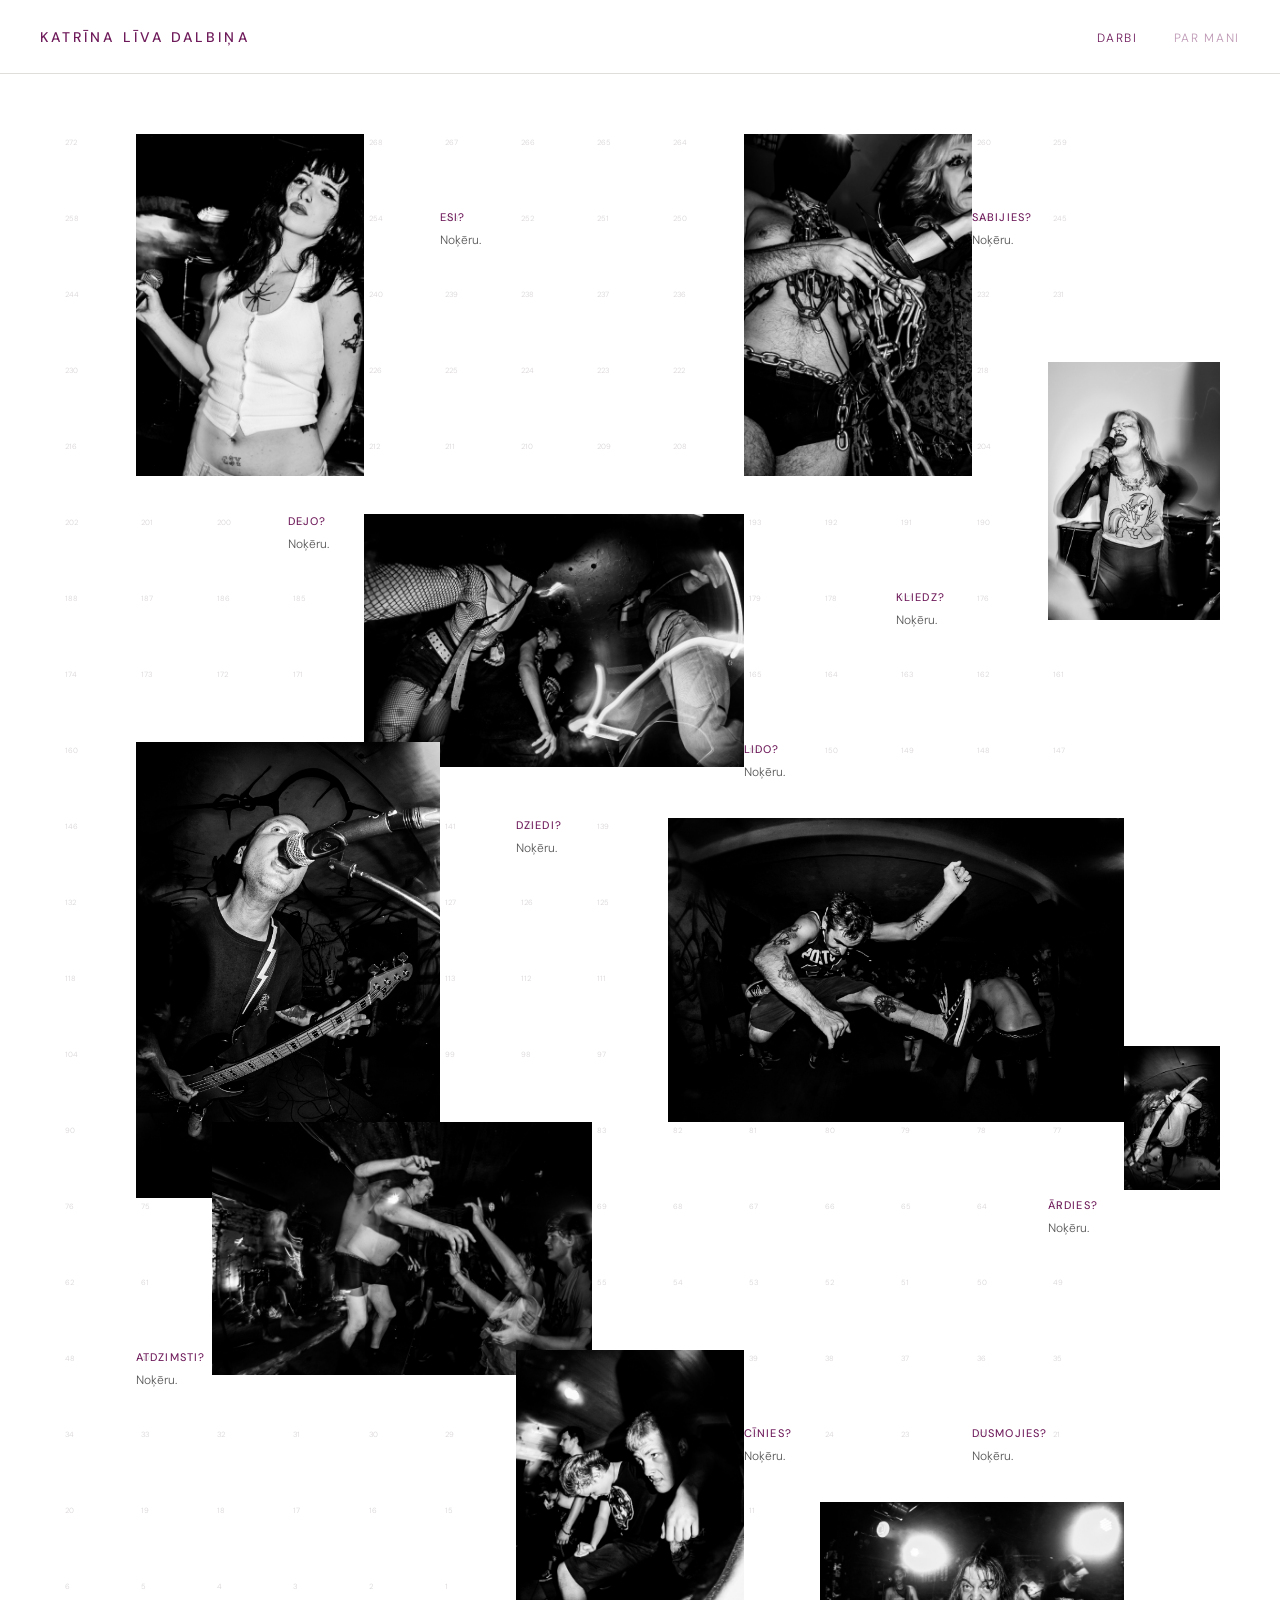
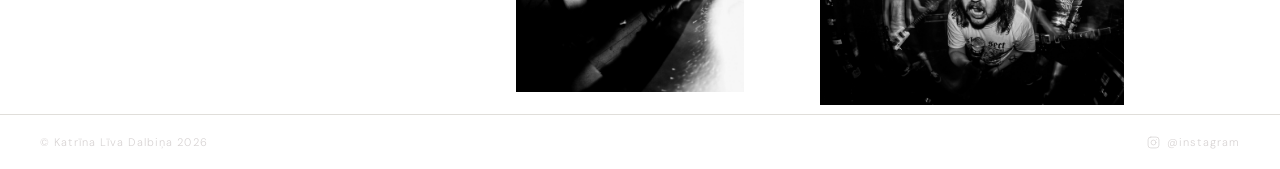
<file: index.html>
<!DOCTYPE html>
<html lang="en">
<head>
  <meta charset="UTF-8" />
  <meta name="viewport" content="width=device-width, initial-scale=1.0"/>

  <!--
  ================================================================
  PAGE TITLE
  ================================================================
  This shows in the browser tab.
  PERSONALISE: replace "Sunny Katrina" with your name.
  ================================================================
  -->
  <title>Katrīna Līva Dalbiņa</title>

  <!--
  ================================================================
  FONT IMPORT
  ================================================================
  Loads DM Sans from Google Fonts.
  To change the font:
    1. Go to https://fonts.google.com, pick a new font
    2. Copy its <link> embed code
    3. Replace these two lines with the new code
    4. Then update font-family in style.css too
  ================================================================
  -->
  <link rel="preconnect" href="https://fonts.googleapis.com">
  <link rel="preconnect" href="https://fonts.gstatic.com" crossorigin>
  <link href="https://fonts.googleapis.com/css2?family=DM+Sans:ital,opsz,wght@0,9..40,300;0,9..40,400&display=swap" rel="stylesheet">

  <!--
  ================================================================
  STYLESHEET
  ================================================================
  Links to the shared style.css file.
  Keep this file in the same folder as index.html and about.html.
  ================================================================
  -->
  <link rel="stylesheet" href="style.css" />
</head>
<body>


  <!--
  ================================================================
  HEADER
  ================================================================
  PERSONALISE:
    · Replace "Sunny Katrina" (the site name) with your name
    · The "Work" link points to the top of this page (#grid)
    · The "About" link goes to about.html
  ================================================================
  -->
  <header>
    <span class="site-name">Katrīna Līva Dalbiņa</span>
    <nav>
      <a href="#grid" class="active">Darbi</a>
      <a href="about.html">Par mani</a>
    </nav>
  </header>


  <!--
  ================================================================
  MAIN GRID
  ================================================================
  The contact-sheet style layout with 10 photos and their labels.

  HOW THE GRID WORKS:
    · The numbered cells are created automatically by JavaScript
      at the bottom of this file — you don't write them by hand.
    · Photos and labels are placed ON TOP of those cells using
      CSS grid positions (grid-column and grid-row).

  HOW TO MOVE A PHOTO OR LABEL:
    · grid-column: 4 / 8  → starts at column 4, ends at column 8
    · grid-row:    2 / 6  → starts at row 2, ends at row 6
    · A larger span (e.g. 4/10) = wider/taller on the page.

  HOW TO REPLACE PLACEHOLDER IMAGES:
    · Find src="https://placehold.co/..."
    · Replace with your file: src="images/yourphoto.jpg"
    · Make sure your image file is in the same folder,
      or in a subfolder like images/

  HOW TO EDIT PHOTO NAMES AND DESCRIPTIONS:
    · Find the .grid-label div near each photo
    · Edit the text inside .label-title (photo name)
    · Edit the text inside .label-body (description)
  ================================================================
  -->
  <section class="grid-section" id="grid">
    <div class="grid" id="main-grid">


      <!-- =====================================================
      WORK 01
      ===================================================== -->

      <!--
      PHOTO 01 — tall portrait format
      grid-column 2/5 = 3 columns wide, grid-row 1/6 = 5 rows tall
      PERSONALISE: change src to your image file
      -->
      <div class="grid-photo" style="grid-column: 2 / 5; grid-row: 1 / 6;">
        <img
          src="bildes/IMG_6506.jpeg.jpg"
          alt="Work 01 — replace this description for accessibility"
        />
      </div>

      <!--
      LABEL 01 — floats a few cells away from photo 01
      PERSONALISE: change title and body text
      -->
      <div class="grid-label" style="grid-column: 6 / 9; grid-row: 2 / 5;">
        <p class="label-title">Esi?</p>
        <p class="label-body">Noķēru.</p>
      </div>


      <!-- =====================================================
      WORK 02
      ===================================================== -->

      <!--
      PHOTO 02 — small square
      PERSONALISE: change src to your image file
      -->
      <div class="grid-photo" style="grid-column: 10 / 13; grid-row: 1 / 4;">
        <img
          src="bildes/IMG_8677.jpeg.jpg"
          alt="Work 02 — replace this description"
        />
      </div>

      <!--
      LABEL 02 — floats below and right of photo 02
      PERSONALISE: change title and body text
      -->
      <div class="grid-label" style="grid-column: 13 / 17; grid-row: 2 / 5;">
        <p class="label-title">Sabijies?</p>
        <p class="label-body">Noķēru.</p>
      </div>


      <!-- =====================================================
      WORK 03
      ===================================================== -->

      <!--
      PHOTO 03 — wide landscape
      PERSONALISE: change src to your image file
      -->
      <div class="grid-photo" style="grid-column: 5 / 10; grid-row: 6 / 9;">
        <img
          src="bildes/6EABA302-B973-4CF5-912A-E51132A4B835.jpeg"
          alt="Work 03 — replace this description"
        />
      </div>

      <!--
      LABEL 03 — floats above photo 03
      PERSONALISE: change title and body text
      -->
      <div class="grid-label" style="grid-column: 4 / 7; grid-row: 6 / 8;">
        <p class="label-title">Dejo?</p>
        <p class="label-body">Noķēru.</p>
      </div>


      <!-- =====================================================
      WORK 04
      ===================================================== -->

      <!--
      PHOTO 04 — tall portrait, right side
      PERSONALISE: change src to your image file
      -->
      <div class="grid-photo" style="grid-column: 14 / 17; grid-row: 4 / 10;">
        <img
          src="bildes/IMG_8484.jpeg.jpg"
          alt="Work 04 — replace this description"
        />
      </div>

      <!--
      LABEL 04 — floats left of photo 04
      PERSONALISE: change title and body text
      -->
      <div class="grid-label" style="grid-column: 12 / 15; grid-row: 7 / 9;">
        <p class="label-title">Kliedz?</p>
        <p class="label-body">Noķēru.</p>
      </div>


      <!-- =====================================================
      WORK 05
      ===================================================== -->

      <!--
      PHOTO 05 — medium square, lower left
      PERSONALISE: change src to your image file
      -->
      <div class="grid-photo" style="grid-column: 2 / 6; grid-row: 9 / 13;">
        <img
          src="bildes/IMG_3044.jpeg"
          alt="Work 05 — replace this description"
        />
      </div>

      <!--
      LABEL 05 — floats to the right of photo 05
      PERSONALISE: change title and body text
      -->
      <div class="grid-label" style="grid-column: 7 / 10; grid-row: 10 / 12;">
        <p class="label-title">Dziedi?</p>
        <p class="label-body"> Noķēru.</p>
      </div>


      <!-- =====================================================
      WORK 06
      ===================================================== -->

      <!--
      PHOTO 06 — wide landscape, centre
      PERSONALISE: change src to your image file
      -->
      <div class="grid-photo" style="grid-column: 9 / 15; grid-row: 10 / 13;">
        <img
          src="bildes/IMG_3095.jpeg.jpg"
          alt="Work 06 — replace this description"
        />
      </div>

      <!--
      LABEL 06 — floats above photo 06
      PERSONALISE: change title and body text
      -->
      <div class="grid-label" style="grid-column: 10 / 13; grid-row: 9 /11;">
        <p class="label-title">Lido?</p>
        <p class="label-body">Noķēru.</p>
      </div>


      <!-- =====================================================
      WORK 07
      ===================================================== -->

      <!--
      PHOTO 07 — small portrait, far right
      PERSONALISE: change src to your image file
      -->
      <div class="grid-photo" style="grid-column: 15 / 17; grid-row: 13 / 17;">
        <img
          src="bildes/IMG_7809.jpeg.jpg"
          alt="Work 07 — replace this description"
        />
      </div>

      <!--
      LABEL 07 — floats left of photo 07
      PERSONALISE: change title and body text
      -->
      <div class="grid-label" style="grid-column: 14 / 16; grid-row: 15 / 17;">
        <p class="label-title">Ārdies?</p>
        <p class="label-body">Noķēru.</p>
      </div>


      <!-- =====================================================
      WORK 08
      ===================================================== -->

      <!--
      PHOTO 08 — wide, lower centre
      PERSONALISE: change src to your image file
      -->
      <div class="grid-photo" style="grid-column: 3 / 8; grid-row: 14 / 17;">
        <img
          src="bildes/8744CAF7-649C-4125-BB44-2E782B5354F6.jpeg"
          alt="Work 08 — replace this description"
        />
      </div>

      <!--
      LABEL 08 — floats below photo 08
      PERSONALISE: change title and body text
      -->
      <div class="grid-label" style="grid-column: 2 / 5; grid-row: 17 / 19;">
        <p class="label-title">Atdzimsti?</p>
        <p class="label-body">Noķēru.</p>
      </div>


      <!-- =====================================================
      WORK 09
      ===================================================== -->

      <!--
      PHOTO 09 — tall portrait, left side lower
      PERSONALISE: change src to your image file
      -->
      <div class="grid-photo" style="grid-column: 7 / 10; grid-row: 17 / 22;">
        <img
          src="bildes/IMG_2946.jpeg.jpg"
          alt="Work 09 — replace this description"
        />
      </div>

      <!--
      LABEL 09 — floats right of photo 09
      PERSONALISE: change title and body text
      -->
      <div class="grid-label" style="grid-column: 10 / 13; grid-row: 18 / 20;">
        <p class="label-title">Cīnies?</p>
        <p class="label-body">Noķēru.</p>
      </div>


      <!-- =====================================================
      WORK 10
      ===================================================== -->

      <!--
      PHOTO 10 — medium square, bottom right
      PERSONALISE: change src to your image file
      -->
      <div class="grid-photo" style="grid-column: 11 / 15; grid-row: 19 / 23;">
        <img
          src="bildes/IMG_3819.jpeg.jpg"
          alt="Work 10 — replace this description"
        />
      </div>

      <!--
      LABEL 10 — floats above photo 10
      PERSONALISE: change title and body text
      -->
      <div class="grid-label" style="grid-column: 13 / 16; grid-row: 18 / 20;">
        <p class="label-title">Dusmojies?</p>
        <p class="label-body">Noķēru.</p>
      </div>


    </div><!-- end .grid -->
  </section>


  <!--
  ================================================================
  FOOTER
  ================================================================
  PERSONALISE:
    · Replace "Sunny Katrina" with your name if needed
    · Replace "@instagram" with your real Instagram handle
      both in href="https://instagram.com/instagram"
      and in the visible text @instagram
  ================================================================
  -->
  <footer>
    <span>© Katrīna Līva Dalbiņa 2026</span>
    <a href="https://www.instagram.com/k.lllv?igsh=M3RlMnd3MHd1a29w&utm_source=qr" target="_blank" rel="noopener" aria-label="Instagram">
      <svg class="ig-icon" viewBox="0 0 24 24" aria-hidden="true">
        <rect x="2" y="2" width="20" height="20" rx="5" ry="5"/>
        <circle cx="12" cy="12" r="4.5"/>
        <circle cx="17.5" cy="6.5" r="0.8" fill="currentColor" stroke="none"/>
      </svg>
      @instagram
    </a>
  </footer>


  <!--
  ================================================================
  JAVASCRIPT — numbered cells
  ================================================================
  This automatically fills the grid with numbered cells.
  You do NOT need to write them by hand.

  PERSONALISE:
    · totalCells — how many numbered squares fill the grid.
      More cells = grid extends further down the page.
      Try values between 200 and 350.
    · totalCols  — must match the number in style.css
      (where it says repeat(17, var(--cell)))
      Change both together if you want more/fewer columns.
  ================================================================
  -->
  <script>
    const grid      = document.getElementById('main-grid');
    const totalCells = 272; /* PERSONALISE: total numbered squares */
    const totalCols  = 17;  /* PERSONALISE: must match CSS columns  */

    for (let i = 1; i <= totalCells; i++) {
      const cell = document.createElement('div');
      cell.className = 'cell';
      cell.textContent = i;
      grid.insertBefore(cell, grid.firstChild);
    }
  </script>


</body>
</html>
</file>
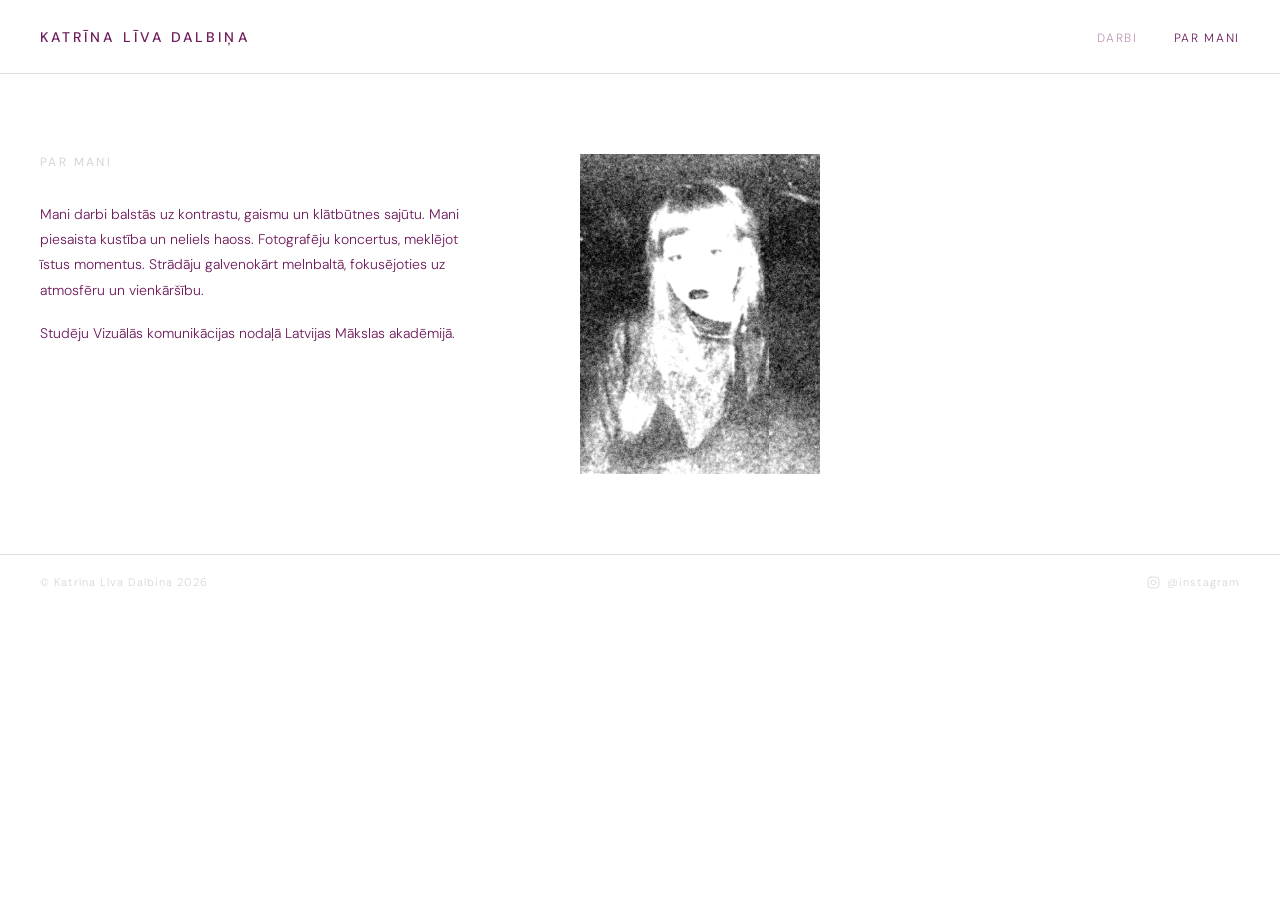
<file: about.html>
<!DOCTYPE html>
<html lang="en">
<head>
  <meta charset="UTF-8" />
  <meta name="viewport" content="width=device-width, initial-scale=1.0"/>

  <!--
  ================================================================
  PAGE TITLE
  ================================================================
  Shows in the browser tab.
  PERSONALISE: replace "Sunny Katrina" with your name.
  ================================================================
  -->
  <title>Par mani — Katrīna Līva Dalbiņa</title>

  <!--
  ================================================================
  FONT IMPORT
  ================================================================
  Same font as index.html. If you change the font on one page,
  change it here too so both pages match.
  ================================================================
  -->
  <link rel="preconnect" href="https://fonts.googleapis.com">
  <link rel="preconnect" href="https://fonts.gstatic.com" crossorigin>
  <link href="https://fonts.googleapis.com/css2?family=DM+Sans:ital,opsz,wght@0,9..40,300;0,9..40,400&display=swap" rel="stylesheet">

  <!--
  ================================================================
  STYLESHEET
  ================================================================
  Same shared style.css as index.html.
  Keep all three files in the same folder.
  ================================================================
  -->
  <link rel="stylesheet" href="style.css" />
</head>
<body>


  <!--
  ================================================================
  HEADER
  ================================================================
  Identical structure to index.html header.
  "About" link has class="active" here so it appears full opacity.
  PERSONALISE: replace "Sunny Katrina" with your name.
  ================================================================
  -->
  <header>
    <a href="index.html" class="site-name" style="text-decoration:none; color:inherit;">Katrīna Līva Dalbiņa</a>
    <nav>
      <a href="index.html">Darbi</a>
      <a href="about.html" class="active">Par mani</a>
    </nav>
  </header>


  <!--
  ================================================================
  ABOUT SECTION
  ================================================================
  Two columns: your bio text on the left, portrait on the right.

  TO WRITE YOUR BIO:
    Edit the <p> paragraphs inside <div class="about-text">.
    Add or remove <p> tags for more or fewer paragraphs.

  TO ADD YOUR PORTRAIT:
    Find <img class="about-photo" src="...">
    Replace src="https://placehold.co/..." with your photo.
    e.g. src="images/portrait.jpg"
    Make sure the image file is in the same folder or in images/

  TO RESIZE THE PORTRAIT COLUMN:
    Open style.css and find .about-section
    Change "240px" in grid-template-columns to a bigger or smaller number.
  ================================================================
  -->
  <section class="about-section">

    <div class="about-text">
      <h2>Par mani</h2>

      <!--
      PERSONALISE: Replace all paragraphs below with your real bio.
      Each <p>...</p> is one paragraph. Add more if you need them.
      -->
      <p>Mani darbi balstās uz kontrastu, gaismu un klātbūtnes sajūtu.
         Mani piesaista kustība un neliels haoss.
Fotografēju koncertus, meklējot īstus momentus. Strādāju galvenokārt melnbaltā, fokusējoties uz atmosfēru un vienkāršību.</p>

      <p>Studēju Vizuālās komunikācijas nodaļā Latvijas Mākslas akadēmijā.</p>

      <p></p>

      <!--
      PERSONALISE: You can add a line with your city, year active,
      or any short details. Example:
      <p style="margin-top: 40px; font-size: 11px; letter-spacing: 0.1em; opacity: 0.5;">
        Based in Riga — available for commissions
      </p>
      -->
    </div>

    <div>
      <!--
      PERSONALISE: Replace src with your portrait photo path.
      e.g. src="images/portrait.jpg"
      Change alt text to describe the photo (for accessibility).
      -->
      <img
        class="about-photo"
        src="bildes/dubulta-2.png"
        alt="Portrait of Katrīna Līva Dalbiņa"
      />
    </div>

  </section>


  <!--
  ================================================================
  FOOTER
  ================================================================
  Same footer as index.html.
  PERSONALISE:
    · Replace "Sunny Katrina" with your name if needed
    · Replace "@instagram" with your real Instagram handle
      in both the href and the visible @instagram text
  ================================================================
  -->
  <footer>
    <span>© Katrīna Līva Dalbiņa 2026</span>
    <a href="https://www.instagram.com/k.lllv?igsh=M3RlMnd3MHd1a29w&utm_source=qr" target="_blank" rel="noopener" aria-label="Instagram">
      <svg class="ig-icon" viewBox="0 0 24 24" aria-hidden="true">
        <rect x="2" y="2" width="20" height="20" rx="5" ry="5"/>
        <circle cx="12" cy="12" r="4.5"/>
        <circle cx="17.5" cy="6.5" r="0.8" fill="currentColor" stroke="none"/>
      </svg>
      @instagram
    </a>
  </footer>


</body>
</html>
</file>
<file: style.css>
/*
================================================================
STYLE.CSS — Sunny Katrina Portfolio
================================================================
This file controls ALL visual styling for both pages.
index.html and about.html both link to this one file,
so a change here affects everything everywhere.
================================================================
*/


/*
================================================================
FONTS
================================================================
Currently using "DM Sans" — clean, modern, thin.
To change the font:
  1. Go to https://fonts.google.com
  2. Pick a font, click "Get font" → "Get embed code"
  3. Paste the new <link> tag into the <head> of BOTH
     index.html and about.html
  4. Then change 'DM Sans' below to your new font name
================================================================
*/
@import url('https://fonts.googleapis.com/css2?family=DM+Sans:ital,opsz,wght@0,9..40,300;0,9..40,400;1,9..40,300&display=swap');


/*
================================================================
GLOBAL VARIABLES — change these to restyle the whole site
================================================================
--bg          : page background colour
--ink         : main text colour
--muted       : colour for cell numbers and secondary text
--font        : font family used everywhere
--cell        : size of each grid square in pixels
================================================================
*/
:root {
  --bg:    #ffffff;
  --ink:   #6e1a5a;
  --muted: #d8d4d4;
  --font:  'DM Sans', sans-serif;
  --cell:  76px;
}


/* ── Reset ─────────────────────────────────────────────────── */
*, *::before, *::after {
  box-sizing: border-box;
  margin: 0;
  padding: 0;
}

body {
  background: var(--bg);
  color: var(--ink);
  font-family: var(--font);
  font-weight: 300;
}


/*
================================================================
HEADER
================================================================
The top bar — contains your name and navigation.
padding: space inside the header (top/bottom left/right)
border-bottom: the thin line under the header
  set to "none" to remove it
================================================================
*/
header {
  display: flex;
  align-items: center;
  justify-content: space-between;
  padding: 26px 40px;
  border-bottom: 1px solid #e0deda;
  position: sticky;
  top: 0;
  background: var(--bg);
  z-index: 200;
}

/*
================================================================
SITE NAME (in header)
================================================================
font-size     : size of your name
letter-spacing: space between letters (em = relative units)
text-transform: "uppercase" = all caps, "none" = normal
================================================================
*/
.site-name {
  font-size: 14px;
  font-weight: 500;
  letter-spacing: 0.22em;
  text-transform: uppercase;
}

/*
================================================================
HEADER NAVIGATION LINKS
================================================================
These are the links like "Work" and "About" in the header.
margin-left: gap between each nav link
opacity    : how faded the links look normally (0=invisible, 1=full)
================================================================
*/
nav a {
  font-size: 12px;
  letter-spacing: 0.14em;
  text-transform: uppercase;
  text-decoration: none;
  color: var(--ink);
  margin-left: 32px;
  opacity: 0.45;
  transition: opacity 0.25s ease;
}
nav a:hover  { opacity: 1; }
nav a.active { opacity: 1; }


/*
================================================================
GRID SECTION (index.html only)
================================================================
The main numbered-cell area that holds photos and labels.
padding: breathing room around the whole grid
================================================================
*/
.grid-section {
  padding: 60px;
}

/*
================================================================
THE GRID
================================================================
grid-template-columns: how many columns.
  "repeat(17, var(--cell))" = 17 columns, each --cell px wide.
  Change 17 to more or fewer columns.
grid-auto-rows: height of each row — matches --cell for squares.
position relative: needed so photos can float over the grid.
================================================================
*/
.grid {
  display: grid;
  grid-template-columns: repeat(14, var(--cell));
  grid-auto-rows: var(--cell);
  position: relative;
}

/*
================================================================
NUMBERED CELLS
================================================================
Each small numbered square in the grid.
The numbers are added automatically by JavaScript.
To hide numbers entirely: set color to transparent or
  delete the cell.textContent = i; line in the <script>.
font-size   : size of the cell number
padding     : where the number sits inside the cell
color       : uses --muted variable (grey by default)
border      : set to "none" — no grid lines visible
================================================================
*/
.cell {
  position: relative;
  font-size: 7.5px;
  color: var(--muted);
  padding: 4px 5px;
  border: none; /* PERSONALISE: add "1px solid #ddd" to show grid lines */
}


/*
================================================================
PHOTOS IN THE GRID
================================================================
Each photo is placed at a specific grid column and row.
They float above the numbered cells using z-index.

HOW TO PLACE A PHOTO:
  In the HTML, each photo div has:
    style="grid-column: 3 / 7; grid-row: 2 / 6;"
  grid-column: 3 / 7  → starts at col 3, ends at col 7 (4 cols wide)
  grid-row:    2 / 6  → starts at row 2, ends at row 6 (4 rows tall)
  Larger span = bigger photo on the grid.

HOW TO REPLACE A PLACEHOLDER IMAGE:
  Find src="https://placehold.co/..." in the HTML
  Replace with your file: src="images/photo-name.jpg"
  Or a web link:          src="https://yoursite.com/photo.jpg"

TO MAKE ALL PHOTOS BLACK & WHITE:
  Uncomment the filter line below (remove the /* and *\/)
================================================================
*/
.grid-photo {
  position: absolute;
  z-index: 2;
  /* filter: grayscale(100%); */  /* ← remove the slashes to activate B&W */
}

.grid-photo img {
  display: block;
  width: 100%;
  height: 100%;
  object-fit: cover;
}


/*
================================================================
TEXT LABELS IN THE GRID
================================================================
The floating name + description blocks near each photo.
They are placed on the grid the same way as photos.

max-width   : how wide the text block can grow
z-index: 2  : floats above the numbered cells
================================================================
*/
.grid-label {
  position: absolute;
  z-index: 2;
  max-width: 148px;
}

/*
================================================================
LABEL TITLE (photo name)
================================================================
This is the bold/uppercase name of each photo.
font-size     : size of the title
letter-spacing: spacing between letters
margin-bottom : gap between title and description text
================================================================
*/
.label-title {
  font-size: 11px;
  font-weight: 450;
  letter-spacing: 0.1em;
  text-transform: uppercase;
  margin-bottom: 7px;
  color: var(--ink);
}

/*
================================================================
LABEL BODY (photo description)
================================================================
The small paragraph of descriptive text under each photo name.
font-size  : size of description text
line-height: spacing between lines of text
color      : slightly lighter than main ink
================================================================
*/
.label-body {
  font-size: 12px;
  line-height: 1.6;
  font-weight: 300;
  color: #555;
}


/*
================================================================
ABOUT PAGE LAYOUT (about.html only)
================================================================
Two-column layout: text on left, portrait on right.
max-width: limits how wide the section grows on large screens
padding  : space around the whole section
gap      : space between the two columns
================================================================
*/
.about-section {
  display: grid;
  grid-template-columns: 1fr 240px; /* PERSONALISE: change 240px to resize portrait column */
  gap: 100px;
  max-width: 860px;
  padding: 80px 40px;
}

.about-section h2 {
  font-size: 12px;
  font-weight: 400;
  letter-spacing: 0.2em;
  text-transform: uppercase;
  color: var(--muted);
  margin-bottom: 32px;
}

/*
================================================================
ABOUT BIO TEXT
================================================================
Your written bio paragraphs.
font-size  : size of bio text
line-height: spacing between lines
max-width  : keeps lines from getting too wide to read comfortably
================================================================
*/
.about-text p {
  font-size: 14px;
  line-height: 1.8;
  font-weight: 300;
  max-width: 440px;
}

.about-text p + p {
  margin-top: 18px; /* gap between paragraphs */
}

/*
================================================================
PORTRAIT PHOTO (about page)
================================================================
Your small portrait image on the about page.
aspect-ratio: 3 / 4 = portrait orientation (taller than wide)
  Change to 1 / 1 for square, 4 / 3 for landscape.
object-fit  : "cover" crops the image to fill the box neatly

TO REPLACE THE PLACEHOLDER:
  In about.html find <img class="about-photo" src="...">
  Change src to your photo, e.g. src="images/portrait.jpg"

TO MAKE PORTRAIT BLACK & WHITE:
  Uncomment the filter line below
================================================================
*/
.about-photo {
  width: 100%;
  aspect-ratio: 3 / 4;
  object-fit: cover;
  display: block;
  /* filter: grayscale(100%); */  /* ← remove slashes to activate B&W */
}


/*
================================================================
FOOTER
================================================================
The bar at the very bottom of every page.
padding       : space inside the footer
border-top    : thin line above the footer
font-size     : size of footer text
================================================================
*/
footer {
  border-top: 1px solid #e0deda;
  padding: 20px 40px;
  display: flex;
  align-items: center;
  justify-content: space-between;
  font-size: 11px;
  letter-spacing: 0.1em;
  color: var(--muted);
}

/*
================================================================
FOOTER INSTAGRAM LINK
================================================================
The Instagram icon + handle in the footer.
To change the link: find href="https://instagram.com/..."
  in the HTML footer and replace the username.
================================================================
*/
footer a {
  color: var(--muted);
  text-decoration: none;
  display: flex;
  align-items: center;
  gap: 7px;
  transition: color 0.2s ease;
}
footer a:hover { color: var(--ink); }

/*
================================================================
INSTAGRAM ICON
================================================================
Drawn with SVG code — no image file needed.
width/height: size of the icon
stroke-width: thickness of the icon lines
================================================================
*/
.ig-icon {
  width: 13px;
  height: 13px;
  stroke: currentColor;
  fill: none;
  stroke-width: 1.4;
  stroke-linecap: round;
  stroke-linejoin: round;
  flex-shrink: 0;
}
</file>
